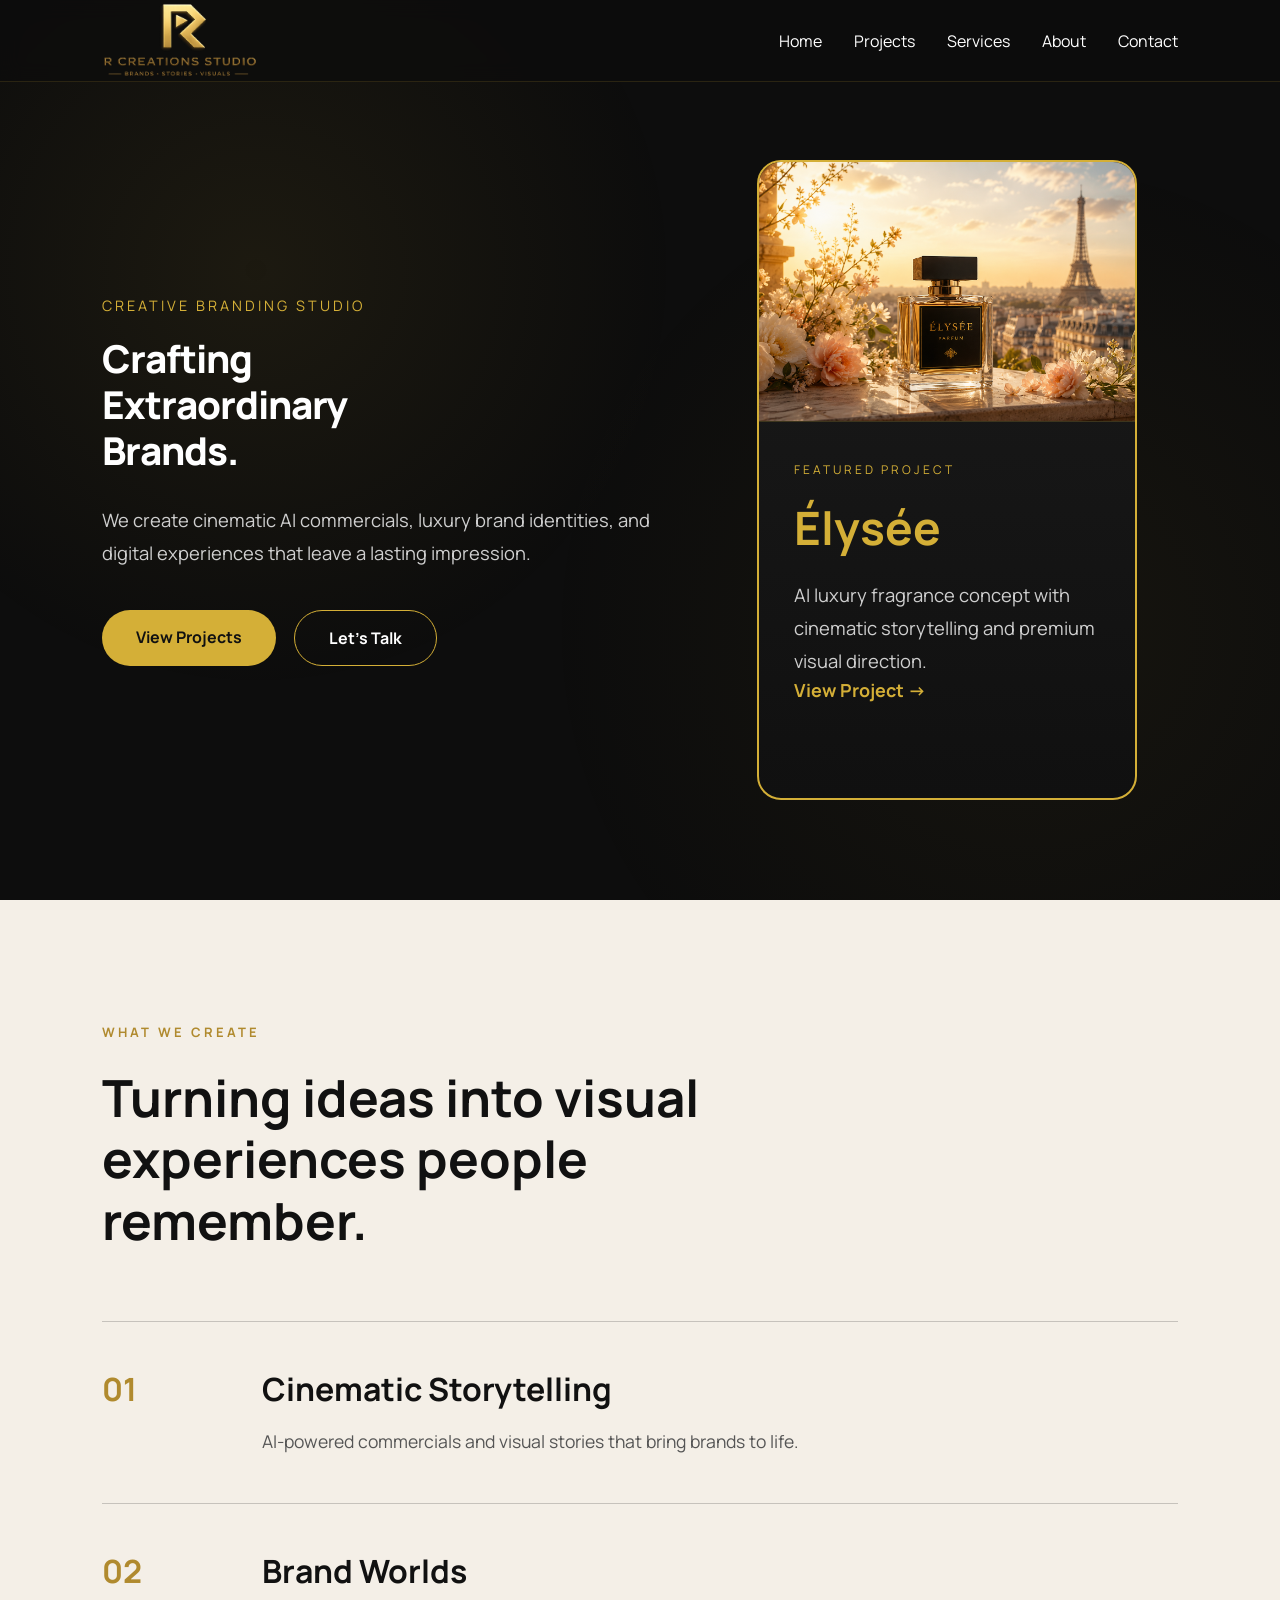
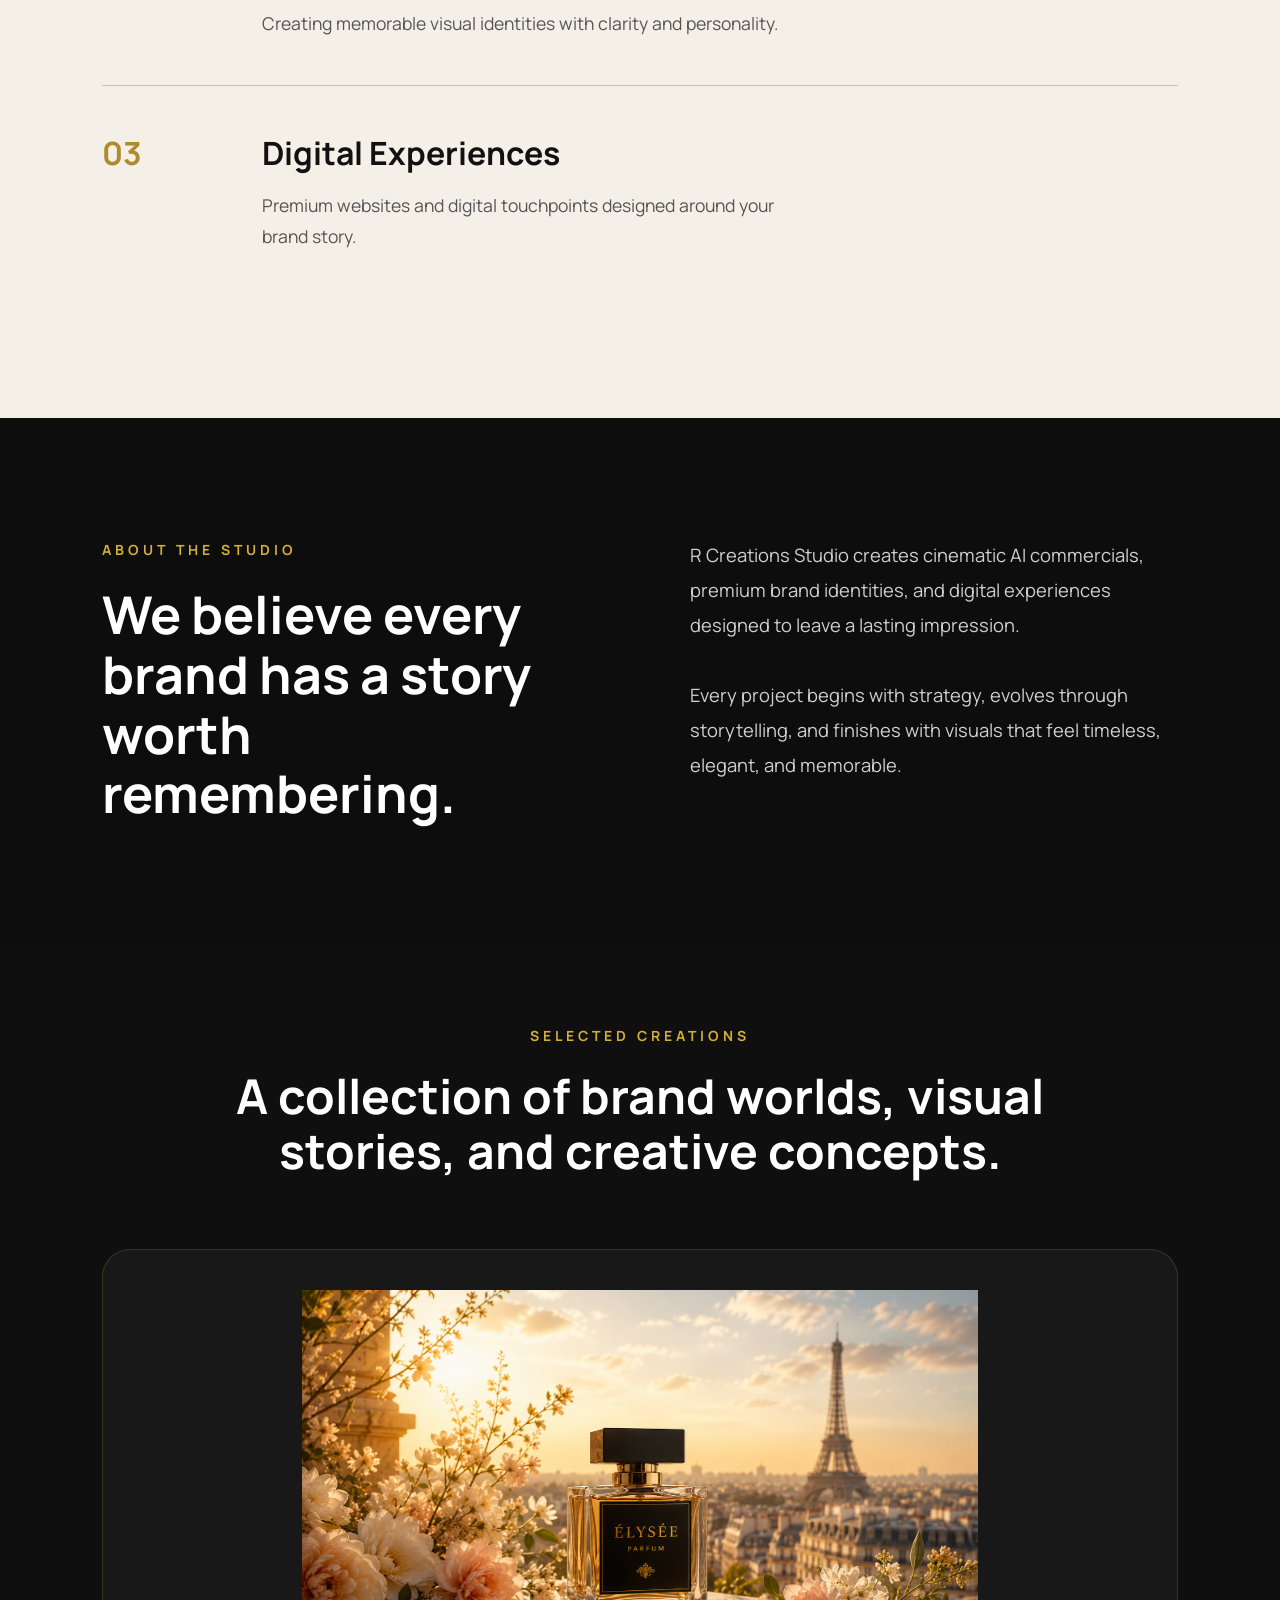
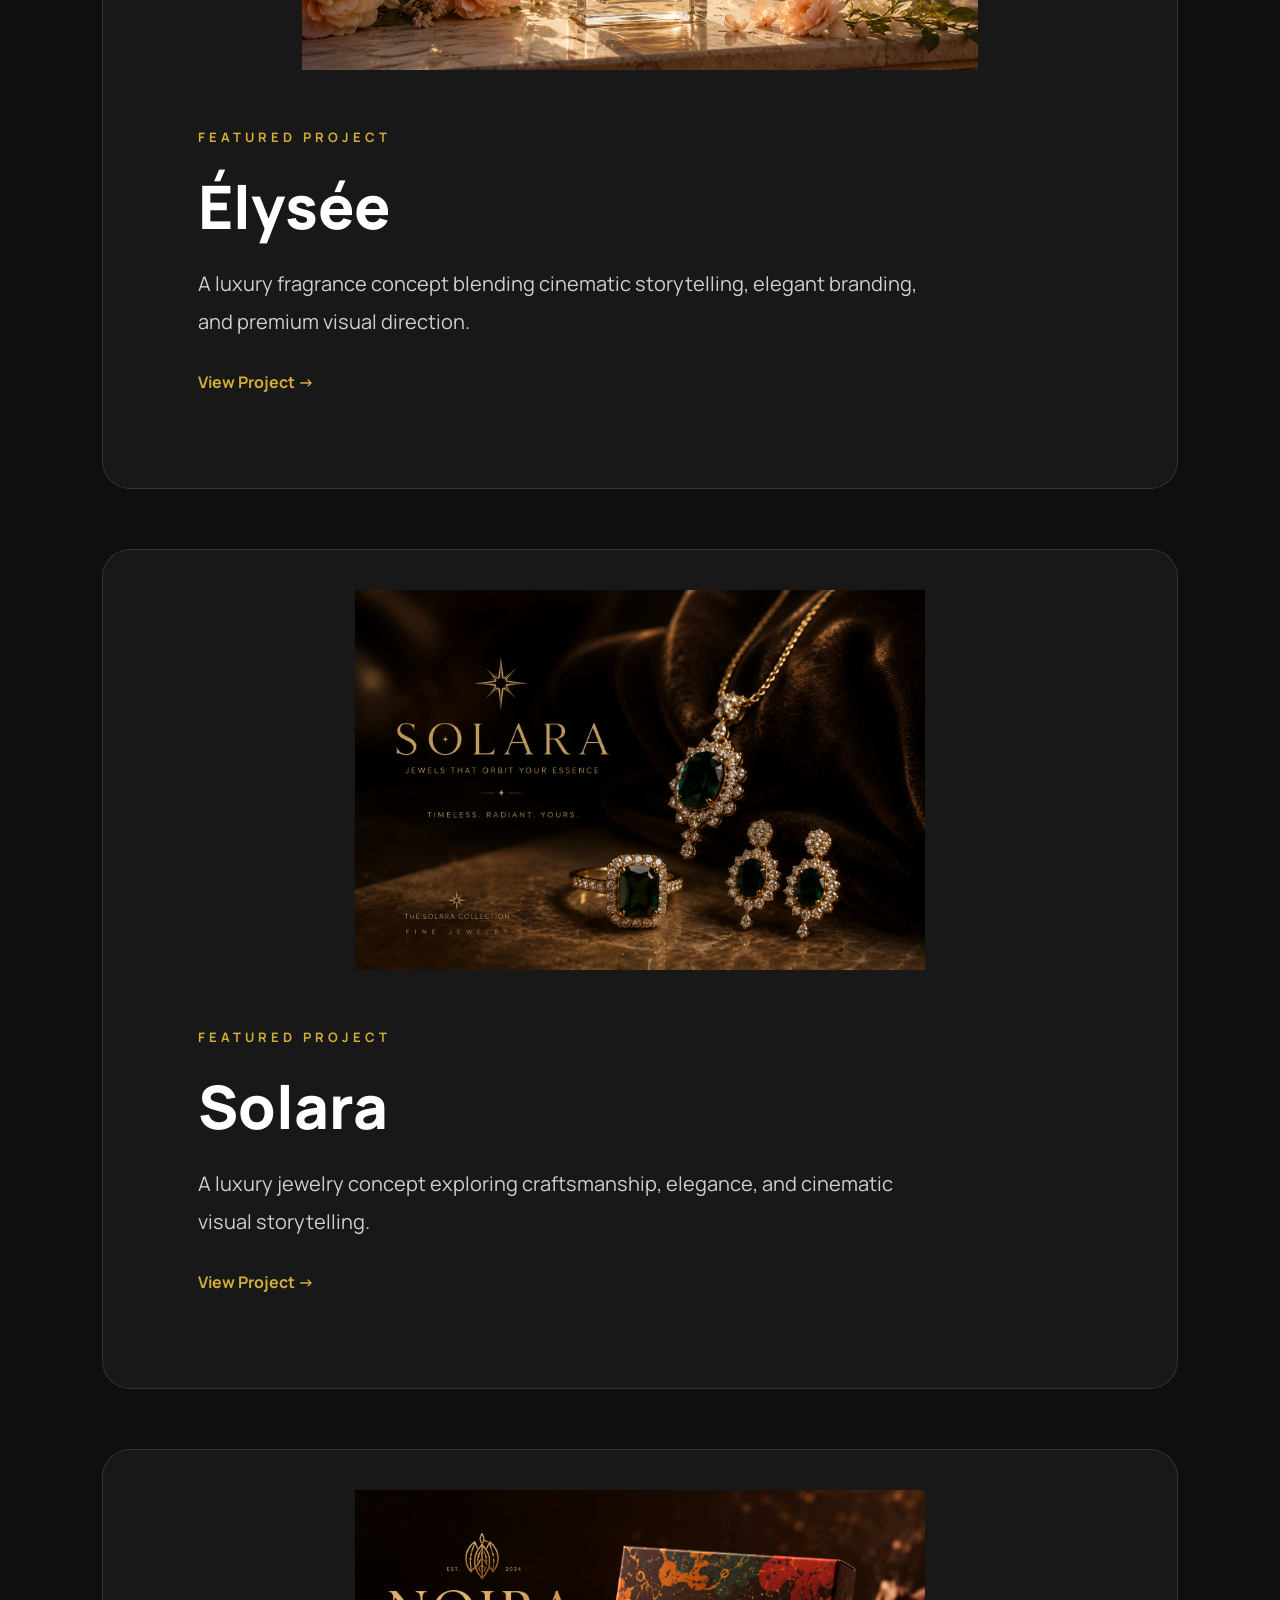
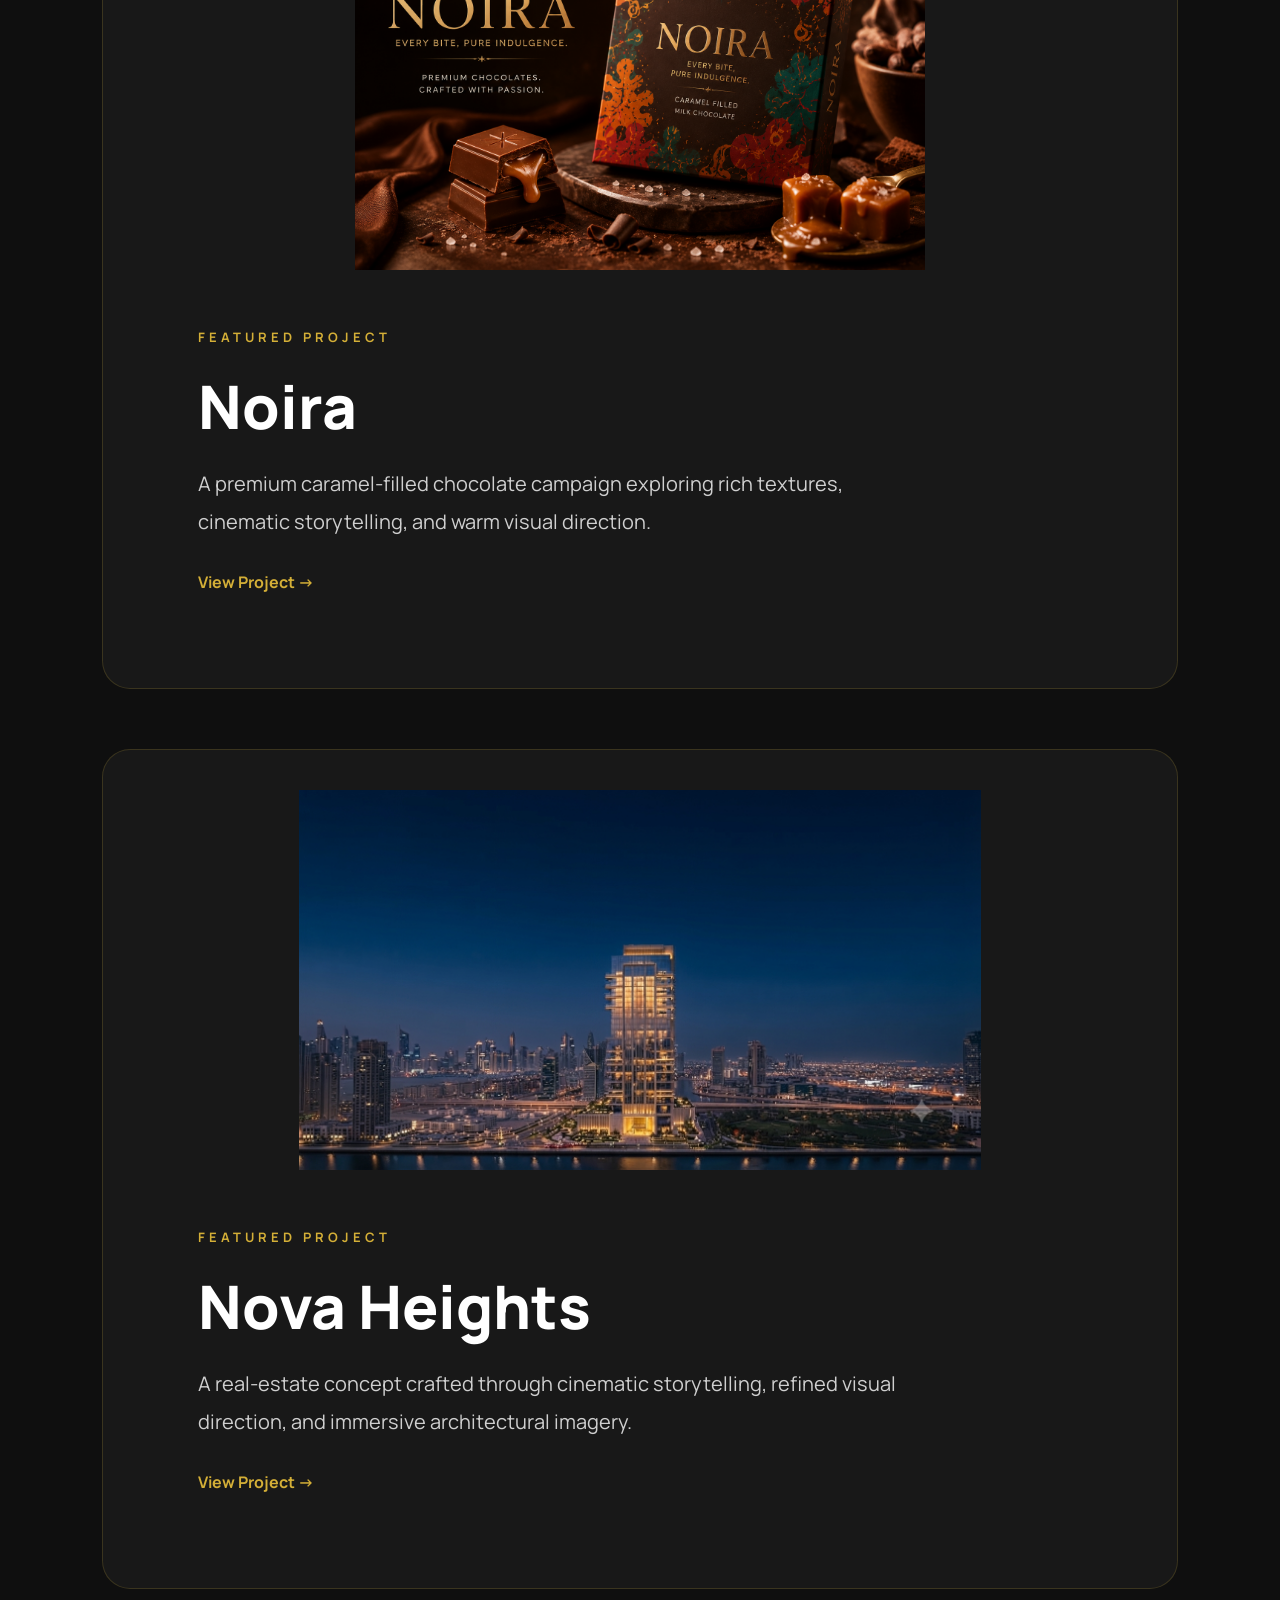
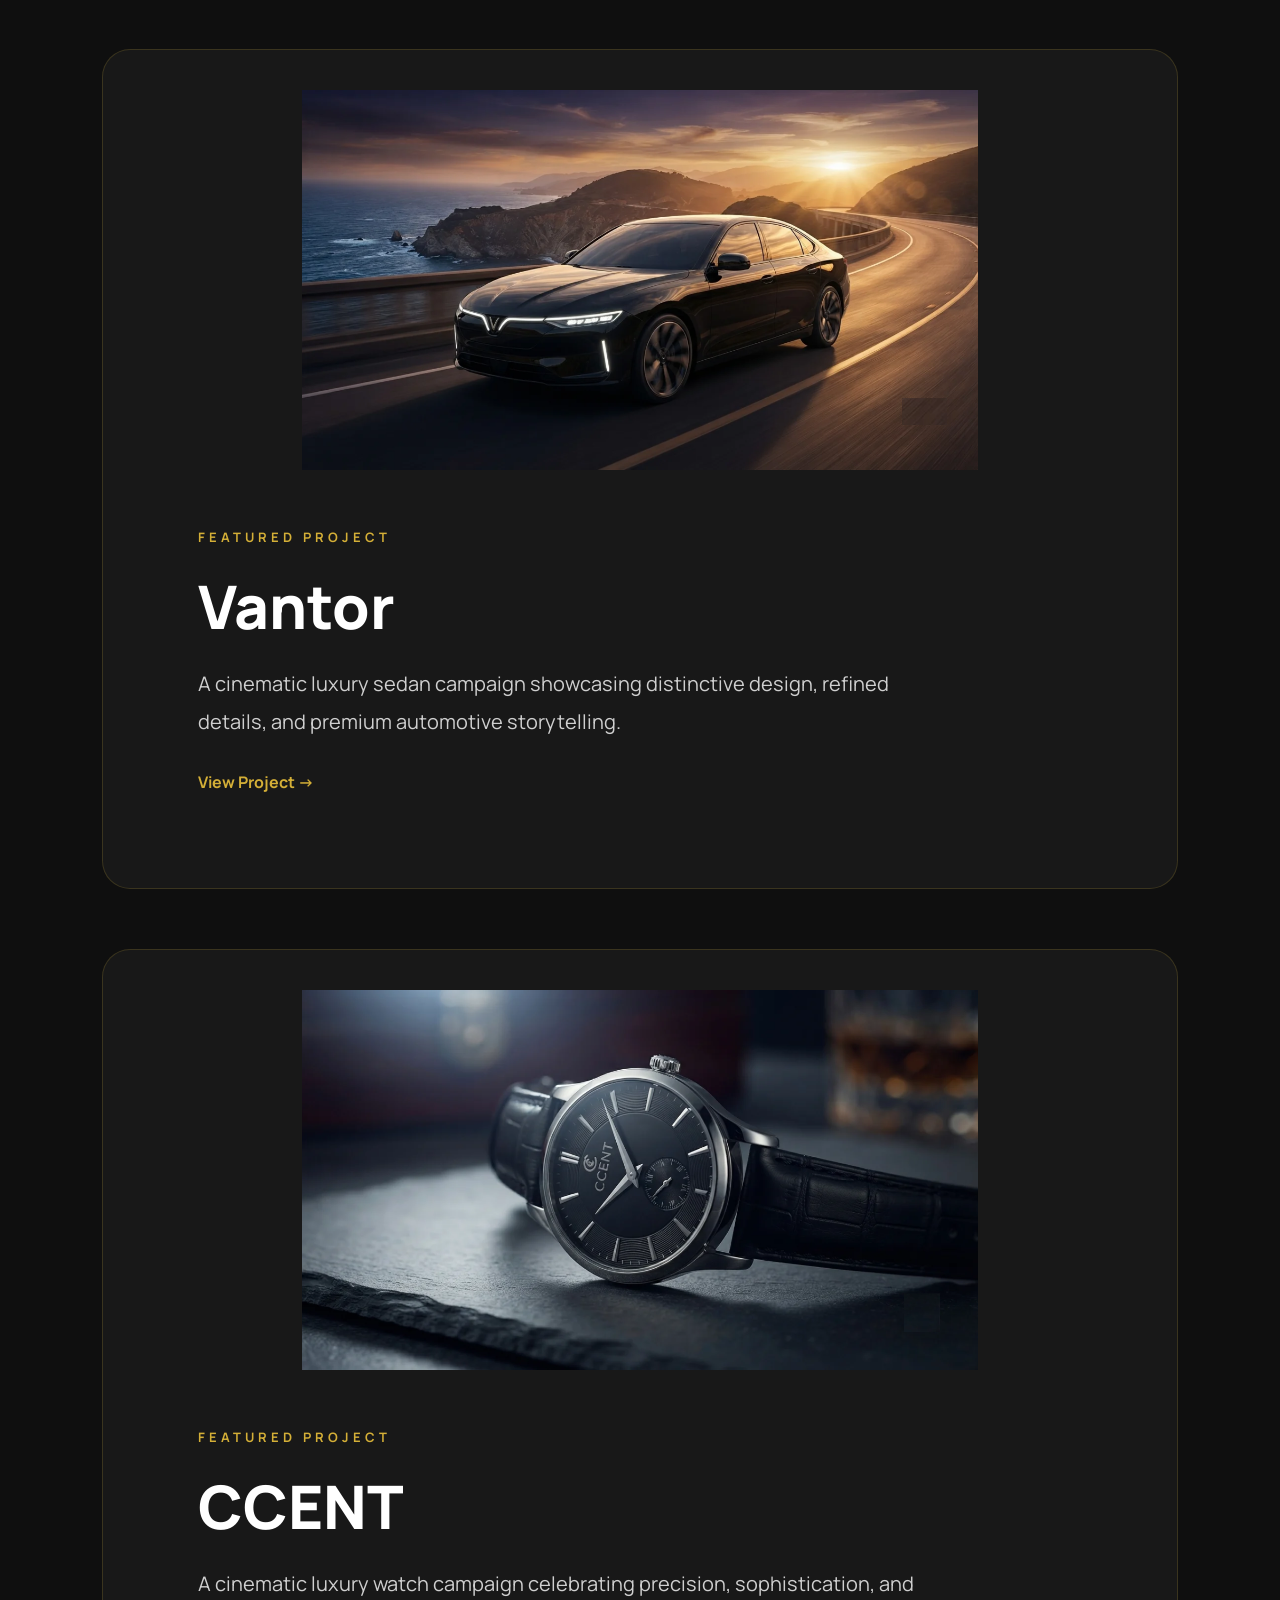
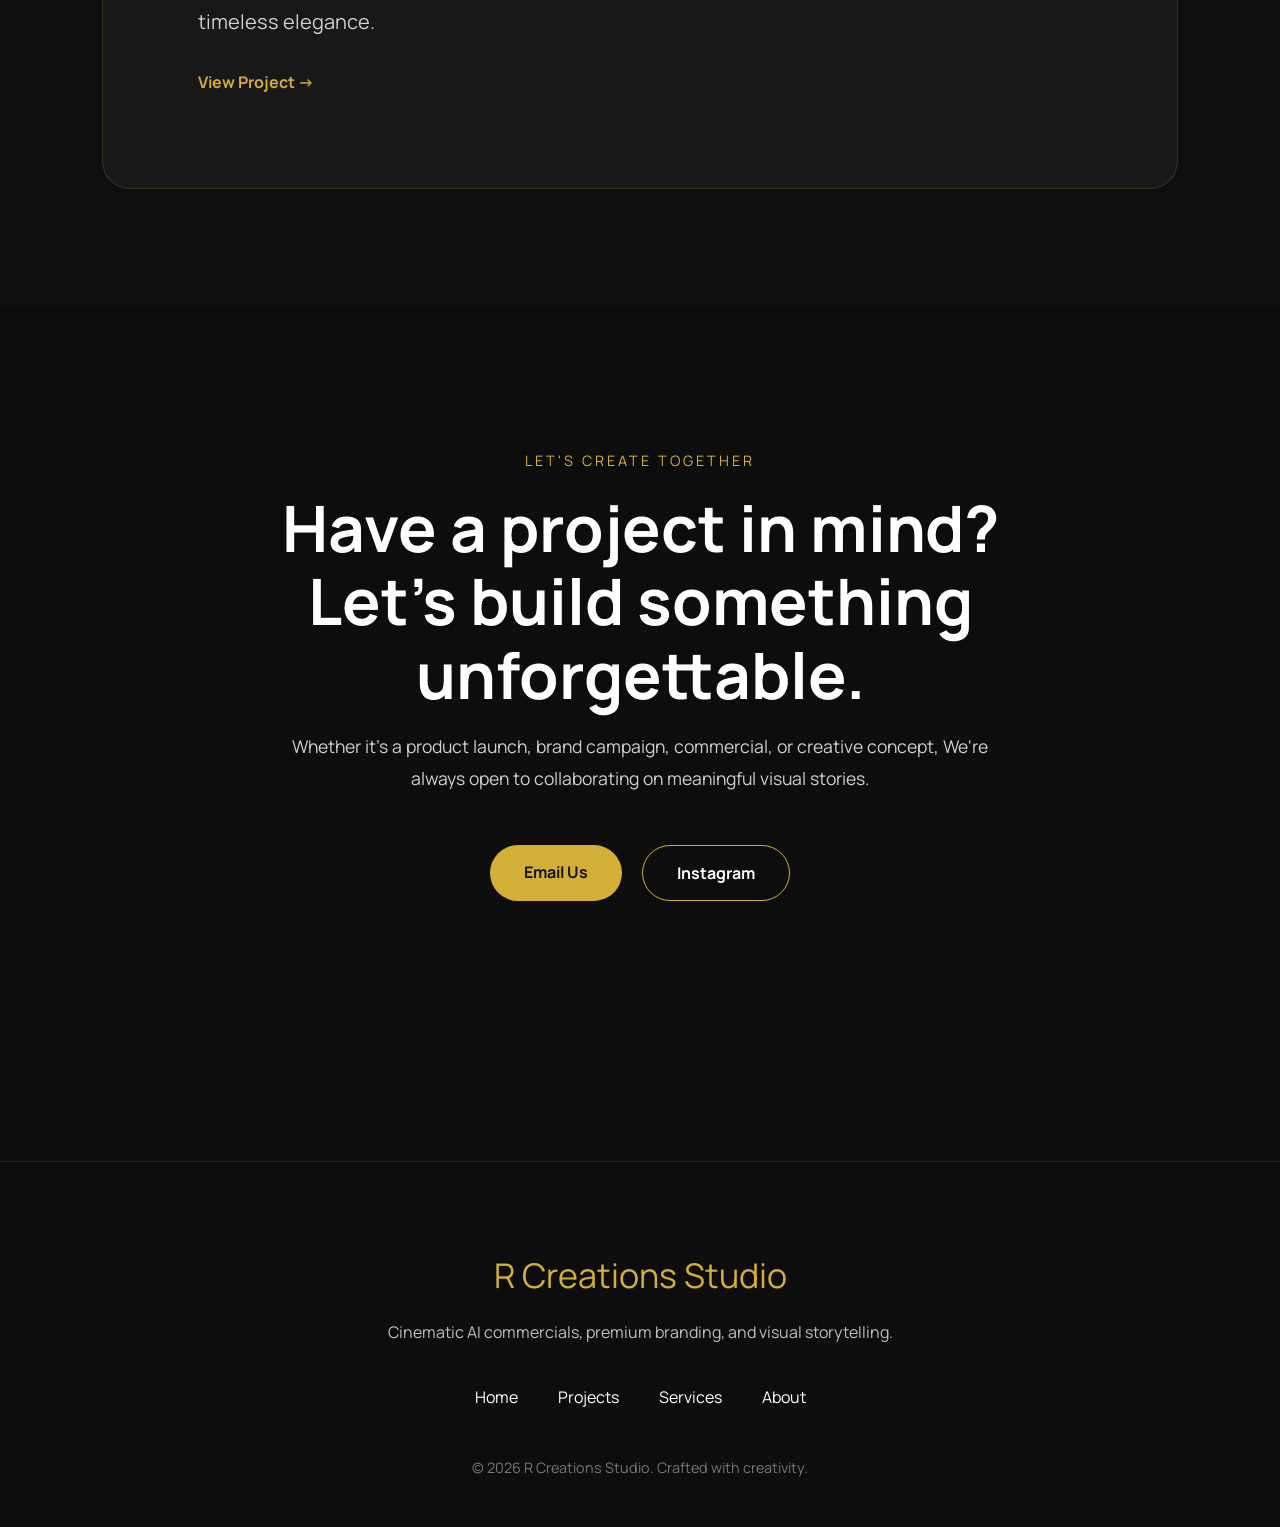
<file: index.html>
<!DOCTYPE html>
<html lang="en">

<head>

    
    <!-- Google tag (gtag.js) -->
<script async src="https://www.googletagmanager.com/gtag/js?id=G-0BP5FBV0ZF"></script>
<script>
  window.dataLayer = window.dataLayer || [];
  function gtag(){dataLayer.push(arguments);}
  gtag('js', new Date());

  gtag('config', 'G-0BP5FBV0ZF');
</script>

    <meta charset="UTF-8">
    <meta name="viewport" content="width=device-width, initial-scale=1.0">

    <title>R Creations Studio | Cinematic AI Commercials & Brand Experiences</title>
    <meta name="description" content="R Creations Studio creates cinematic AI commercials, memorable brand identities, and immersive digital experiences designed to leave a lasting impression.">

<meta name="author" content="R Creations Studio">

<meta name="robots" content="index, follow">

    <link rel="preconnect" href="https://fonts.googleapis.com">
    <link rel="preconnect" href="https://fonts.gstatic.com" crossorigin>

    <link href="https://fonts.googleapis.com/css2?family=Manrope:wght@300;400;500;600;700;800&display=swap" rel="stylesheet">

    <link rel="stylesheet" href="css/style.css">
</head>

<body>

   

    <!-- ========= NAVBAR ========= -->

    <header class="navbar">

        <div class="logo">
    <a href="index.html">
        <img src="images/logo/logo.png" alt="R Creations Studio">
    </a>
</div>
        <button class="menu-toggle" style="display: none;">
    ☰
</button>

        <nav>

            <ul class="nav-links">

                <li><a href="#home">Home</a></li>
<li><a href="#projects">Projects</a></li>
<li><a href="#services">Services</a></li>
<li><a href="#about">About</a></li>
<li><a href="#contact">Contact</a></li>

            </ul>

        </nav>

    </header>

    <!-- ========= HERO ========= -->

    <section id="home" class="hero">

        <div class="hero-text">

            <span class="small-title">
                Creative Branding Studio
            </span>

            <h1>
    Crafting<br>
    Extraordinary<br>
    Brands.
</h1>

            <p>

                We create cinematic AI commercials,
luxury brand identities, and digital
experiences that leave a lasting impression.

            </p>

            <div class="buttons">

                <a href="#projects" class="btn-primary">
                    View Projects
                </a>

                <a href="#contact" class="btn-secondary">
                    Let's Talk
                </a>

            </div>

        </div>

        <div class="hero-image">

    <div class="image-box">

    <div class="project-preview">

    <a id="featured-image-link" href="elysee.html">

        <img id="featured-image"
             src="images/elysee-paris.png"
             alt="Élysée">

    </a>

</div>

<div class="project-content">

    <span class="project-tag">
        Featured Project
    </span>

    <h2 id="featured-title">Élysée</h2>

    <p id="featured-description">
        AI luxury fragrance concept with cinematic storytelling and premium visual direction.
    </p>

    <a id="featured-link" class="project-link" href="elysee.html">
    View Project →
</a>
</div>

</div>

    </section>
<!-- ========= WHAT WE CREATE ========= -->

<section id="services" class="services">

    <div class="services-header">

        <span>
            What We Create
        </span>

        <h2>
            Turning ideas into
            visual experiences
            people remember.
        </h2>

    </div>


    <div class="services-list">


        <div class="service-item">

            <div class="service-number">
                01
            </div>

            <div>
                <h3>
                    Cinematic Storytelling
                </h3>

                <p>
                    AI-powered commercials and visual stories
                    that bring brands to life.
                </p>
            </div>

        </div>



        <div class="service-item">

            <div class="service-number">
                02
            </div>

            <div>
                <h3>
                    Brand Worlds
                </h3>

                <p>
                    Creating memorable visual identities
                    with clarity and personality.
                </p>
            </div>

        </div>



        <div class="service-item">

            <div class="service-number">
                03
            </div>

            <div>
                <h3>
                    Digital Experiences
                </h3>

                <p>
                    Premium websites and digital touchpoints
                    designed around your brand story.
                </p>
            </div>

        </div>


    </div>

</section>
<!-- ========= ABOUT STUDIO ========= -->

<section id="about" class="about">

    <div class="about-left">

        <span class="small-title">
            About The Studio
        </span>

        <h2>
            We believe every brand
            has a story worth remembering.
        </h2>

    </div>

    <div class="about-right">

        <p>
            R Creations Studio creates cinematic AI commercials,
            premium brand identities, and digital experiences
            designed to leave a lasting impression.
        </p>

        <p>
            Every project begins with strategy, evolves through
            storytelling, and finishes with visuals that feel
            timeless, elegant, and memorable.
        </p>

    </div>

</section>
<!-- ==========================================
     SELECTED CREATIONS
========================================== -->

<section id="projects" class="creations">
    <div class="creations-header">

        <span class="small-title">
            Selected Creations
        </span>

        <h2>
            A collection of brand worlds, visual stories, and creative concepts.
        </h2>

    </div>


    <div class="creation-showcase">


        <!-- ÉLYSÉE -->

        <a href="elysee.html" class="creation-card">

            <img
                src="images/elysee-paris.png"
                alt="Élysée"
            >

            <div class="creation-info">

                <span>Featured project</span>

                <h3>Élysée</h3>

                <p>
                    A luxury fragrance concept blending cinematic storytelling,
                    elegant branding, and premium visual direction.
                </p>

                <span class="creation-link">
                    View Project →
                </span>

            </div>

        </a>


        <!-- SOLARA -->

        <a href="solara.html" class="creation-card">

            <img
                src="images/solara/solara-aes.png"
                alt="Solara"
            >

            <div class="creation-info">

                <span>Featured project</span>

                <h3>Solara</h3>

                <p>
                    A luxury jewelry concept exploring craftsmanship,
                    elegance, and cinematic visual storytelling.
                </p>

                <span class="creation-link">
                    View Project →
                </span>

            </div>

        </a>


        <!-- NOIRA -->

        <a href="noira.html" class="creation-card">

            <img
                src="images/noira/noira-aes.png"
                alt="Noira"
            >

            <div class="creation-info">

                <span>Featured project</span>

                <h3>Noira</h3>

                <p>
                    A premium caramel-filled chocolate campaign exploring
                    rich textures, cinematic storytelling, and warm visual direction.
                </p>

                <span class="creation-link">
                    View Project →
                </span>

            </div>

        </a>




        <!-- NOVA HEIGHTS -->

        <a href="nova-heights.html" class="creation-card">

            <img
                src="images/nova-heights/hero.png"
                alt="Nova Heights"
            >

            <div class="creation-info">

                <span>Featured project</span>

                <h3>Nova Heights</h3>

                <p>
                    A real-estate concept crafted through cinematic storytelling,
                    refined visual direction, and immersive architectural imagery.
                </p>

                <span class="creation-link">
                    View Project →
                </span>

            </div>

        </a>

    <!-- VANTOR -->

    <a href="vantor.html" class="creation-card">

        <img
            src="images/vantor/hero.png"
            alt="Vantor"
        >

        <div class="creation-info">

            <span>Featured project</span>

            <h3>Vantor</h3>

            <p>
                A cinematic luxury sedan campaign showcasing
                distinctive design, refined details, and premium automotive storytelling.
            </p>

            <span class="creation-link">
                View Project →
            </span>

        </div>

    </a>

    <!-- CCENT -->

    <a href="ccent.html" class="creation-card">

        <img
            src="images/ccent/hero.png"
            alt="CCENT"
        >

        <div class="creation-info">

            <span>Featured project</span>

            <h3>CCENT</h3>

            <p>
                A cinematic luxury watch campaign celebrating
                precision, sophistication, and timeless elegance.
            </p>

            <span class="creation-link">
                View Project →
            </span>

        </div>

    </a>


    </div>

</section>

<!-- ========= CONTACT ========= -->

<section id="contact" class="contact">

    <span class="small-title">
        Let's Create Together
    </span>

    <h2>
        Have a project in mind?
        Let's build something unforgettable.
    </h2>

    <p>
        Whether it's a product launch, brand campaign, commercial, or creative concept,
        We're always open to collaborating on meaningful visual stories.
    </p>

    <div class="contact-buttons">

        <a href="https://mail.google.com/mail/?view=cm&fs=1&to=rimshaa.hussain@gmail.com"
   target="_blank"
   rel="noopener noreferrer"
   class="btn-primary">
    Email Us
</a>
        <a href="https://www.instagram.com/" target="_blank" class="btn-secondary">
            Instagram
        </a>

    </div>

</section>
<!-- ========= FOOTER ========= -->

<footer class="footer">

    <div class="footer-logo">
        R Creations Studio
    </div>

    <p>
        Cinematic AI commercials, premium branding, and visual storytelling.
    </p>

    <div class="footer-links">

        <a href="#home">Home</a>
        <a href="#projects">Projects</a>
        <a href="#services">Services</a>
        <a href="#about">About</a>

    </div>

    <div class="footer-bottom">

        © 2026 R Creations Studio.
        Crafted with creativity.

    </div>

</footer>

<!-- =========================================
     PAGE LOADER
========================================= -->

<div id="loader">

    <div class="loader-content">

    <img
        src="images/logo/logo.png"
        alt="R Creations Studio"
        class="loader-logo"
    >

    <p>Creating Timeless Experiences</p>

    <div class="loader-bar">
        <span></span>
    </div>

</div>
</div>


<script>

/* =========================================
   FEATURED PROJECT ROTATOR
========================================= */

const projects = [

{
title:"Élysée",
description:"AI luxury fragrance concept with cinematic storytelling and premium visual direction.",
image:"images/elysee-paris.png",
link:"elysee.html"
},

{
title:"Solara",
description:"Luxury jewelry concept crafted through cinematic storytelling and elegant visual direction.",
image:"images/solara/poster.png",
link:"solara.html"
},

{
title:"Noira",
description:"Premium caramel-filled chocolate campaign brought to life through cinematic storytelling and rich textures.",
image:"images/noira/poster.png",
link:"noira.html"
},

{
title:"Nova Heights",
description:"Real-estate concept crafted through cinematic storytelling, refined visual direction, and immersive architectural imagery.",
image:"images/nova-heights/hero.png",
link:"nova-heights.html"
},

{
title:"Vantor",
description:"A cinematic luxury sedan campaign featuring refined automotive design, dramatic visuals, and premium storytelling.",
image:"images/vantor/hero.png",
link:"vantor.html"
},

{
title:"CCENT",
description:"A cinematic luxury watch campaign celebrating precision, sophistication, and timeless style.",
image:"images/ccent/hero.png",
link:"ccent.html"
}

];


let current = 0;

const featuredImage = document.getElementById("featured-image");
const featuredImageLink = document.getElementById("featured-image-link");
const featuredTitle = document.getElementById("featured-title");
const featuredDescription = document.getElementById("featured-description");
const featuredLink = document.getElementById("featured-link");

function updateProject(){

    featuredImage.classList.add("fade-out");
    featuredTitle.classList.add("fade-out");
    featuredDescription.classList.add("fade-out");

    setTimeout(()=>{

        current = (current + 1) % projects.length;

        featuredImage.src = projects[current].image;
        featuredImage.alt = projects[current].title;

        featuredTitle.textContent = projects[current].title;
        featuredDescription.textContent = projects[current].description;
        featuredLink.href = projects[current].link;
        featuredImageLink.href = projects[current].link;

        featuredImage.classList.remove("fade-out");
        featuredTitle.classList.remove("fade-out");
        featuredDescription.classList.remove("fade-out");

    },600);

}

setInterval(updateProject,5000);


/* =========================================
   MOBILE NAVIGATION
========================================= */

const menuToggle = document.querySelector(".menu-toggle");
const navLinks = document.querySelector(".nav-links");

menuToggle.addEventListener("click", () => {
    navLinks.classList.toggle("active");
});

document.querySelectorAll(".nav-links a").forEach(link => {

    link.addEventListener("click", () => {

        navLinks.classList.remove("active");

    });

});


/* =========================================
   PAGE LOADER
========================================= */

window.addEventListener("load", () => {

    const loader = document.getElementById("loader");

    setTimeout(() => {

        loader.classList.add("hide");

    },1200);

});


/* =========================================
   SCROLL REVEAL ANIMATION
========================================= */

const reveals = document.querySelectorAll(".reveal");

function revealOnScroll(){

    reveals.forEach(section=>{

        const windowHeight = window.innerHeight;

        const sectionTop = section.getBoundingClientRect().top;

        if(sectionTop < windowHeight - 100){

            section.classList.add("active");

        }

    });

}

window.addEventListener("scroll", revealOnScroll);

revealOnScroll();


</script>

</body>

</html>
</file>
<file: css/style.css>
/* R Creations Studio - Version 1 */
html{
    scroll-behavior:smooth;
}
*{
  margin:0;
  padding:0;
  box-sizing:border-box;
}

html{scroll-behavior:smooth;}

body{
  font-family:'Manrope',sans-serif;
  background:#0d0d0d;
  color:#fff;
}

.navbar{
  position:fixed;
  top:0;
  left:0;
  width:100%;
  height:82px;

  display:flex;
  justify-content:space-between;
  align-items:center;

  padding:10px 8%;
  box-sizing:border-box;

  background:rgba(13,13,13,.88);
  backdrop-filter:blur(10px);
  border-bottom:1px solid rgba(212,175,55,.15);

  z-index:1000;
  overflow:visible;
}

.nav-links a{

    position:relative;
    transition:.3s;

}

.nav-links a::after{

    content:"";
    position:absolute;
    left:0;
    bottom:-6px;

    width:0;
    height:2px;

    background:#D4AF37;

    transition:.3s;

}

.nav-links a:hover{

    color:#D4AF37;

}

.nav-links a:hover::after{

    width:100%;

}

.logo{
  color:#D4AF37;
  font-size:2rem;
  font-weight:800;
}

.logo a{
  display:flex;
  align-items:center;
}

.logo img {
    height: 78px;
    width: auto;
    display: block;
}

.nav-links{
  list-style:none;
  display:flex;
  gap:2rem;
}

.nav-links a{
  color:#fff;
  text-decoration:none;
  transition:.3s;
}

.nav-links a:hover{color:#D4AF37;}

.hero{
  min-height:100vh;
  padding:120px 8% 60px;
  display:grid;
  grid-template-columns:1.2fr 1fr;
  align-items:center;
  gap:60px;
}

.small-title{
  color:#D4AF37;
  text-transform:uppercase;
  letter-spacing:3px;
  font-size:.9rem;
}

.hero h1{
    font-size:3.9rem;
    font-weight:800;
    line-height:1.15;
    margin:20px 0 30px;
    max-width:620px;
    letter-spacing:-1px;
}

.hero p{
  color:#cfcfcf;
  font-size:1.15rem;
  line-height:1.8;
  max-width:650px;
}

.buttons{
  display:flex;
  gap:18px;
  margin-top:40px;
}

.btn-primary,.btn-secondary{
  text-decoration:none;
  padding:16px 34px;
  border-radius:999px;
  font-weight:700;
  transition:.3s;
}

.btn-primary{
  background:#D4AF37;
  color:#111;
}

.btn-primary:hover{
  transform:translateY(-3px);
}

.btn-secondary{
  color:#fff;
  border:1px solid #D4AF37;
}

.btn-secondary:hover{
  background:#D4AF37;
  color:#111;
}

.hero-image{
  display:flex;
  justify-content:center;
}

.image-box{
    width:420px;
    background:linear-gradient(180deg,#1b1b1b,#101010);
    border:2px solid #D4AF37;
    border-radius:24px;
    overflow:hidden;
    display:flex;
    flex-direction:column;
}


@media(max-width:900px){

  .hero{
    grid-template-columns:1fr;
    text-align:center;
    padding-top:140px;
    padding-left:20px;
    padding-right:20px;
  }

  .hero p{
    margin:auto;
  }

  .buttons{
    justify-content:center;
    flex-wrap:wrap;
  }

  .nav-links{
    display:none;
  }

 /* DESKTOP: hide hamburger */
.menu-toggle {
    display: none !important;
    background: none;
    border: none;
    color: #D4AF37;
    font-size: 28px;
    cursor: pointer;
}

/* MOBILE: show hamburger */
@media (max-width: 768px) {
    .menu-toggle {
        display: block !important;
    }
}
.nav-links{

    display:none;

    flex-direction:column;

    position:absolute;

    top:80px;

    right:20px;

    background:#101010;

    border:1px solid rgba(212,175,55,.2);

    border-radius:16px;

    padding:20px;

    width:220px;

}

.nav-links.active{

    display:flex;

}
}

  .hero h1{
    font-size:2.4rem;
    line-height:1.2;
  }

  .image-box{
    width:100%;
    max-width:380px;
    height:420px;
  }

  .project-content{
    padding:25px;
  }

  .contact{
    padding:90px 20px;
  }

  .footer{
    padding:70px 20px 40px;
  }

  .footer-links{
    gap:20px;
  }


/* ===========================
   FEATURED PROJECT CARD
=========================== */

.project-tag{
    display:inline-block;
    color:#D4AF37;
    font-size:12px;
    letter-spacing:3px;
    text-transform:uppercase;
    margin-bottom:18px;
}

.image-box h2{
    font-size:46px;
    color:#D4AF37;
    margin-bottom:20px;
}

.image-box{
    width:420px;
    height:640px;

    background:linear-gradient(180deg,#1b1b1b,#101010);

    border:2px solid #D4AF37;
    border-radius:24px;

    overflow:hidden;

    display:flex;
    flex-direction:column;
}
/* ===========================
   PROJECT PREVIEW
=========================== */


.project-link{
    color:#D4AF37;
    text-decoration:none;
    font-weight:700;
    font-size:18px;
    transition:.3s;
}

.project-link:hover{
    letter-spacing:1px;
}
.project-preview{
    height:300px;
}

.project-preview span{
    color:#D4AF37;
    font-size:22px;
    font-weight:700;
    letter-spacing:1px;
}

.project-content{
    padding:35px;
}
.project-preview{
    height:260px;
    overflow:hidden;
    border-bottom:1px solid rgba(212,175,55,.2);
}

.project-preview img{
    width:100%;
    height:100%;
    object-fit:cover;
    display:block;
}
/* ===========================
   HERO CARD HOVER
=========================== */

.image-box{
    transition:all .45s ease;
}

.image-box:hover{
    transform:translateY(-8px);
    box-shadow:0 30px 70px rgba(0,0,0,.45);
    border-color:#e2bf52;
}

.project-preview{
    overflow:hidden;
}

.project-preview img{
    transition:transform .6s ease;
}

.image-box:hover .project-preview img{
    transform:scale(1.03);
}
/* ===========================
   WHAT WE CREATE SECTION
=========================== */

.services{
    background:#f4efe7;
    color:#111;
    padding:120px 8%;
}


.services-header{
    max-width:650px;
    margin-bottom:70px;
}


.services-header span{
    color:#b08a2e;
    text-transform:uppercase;
    letter-spacing:3px;
    font-size:13px;
    font-weight:700;
}


.services-header h2{
    font-size:3.2rem;
    line-height:1.2;
    margin-top:25px;
    font-weight:700;
}


.services-list{
    display:flex;
    flex-direction:column;
}


.service-item{
    display:grid;
    grid-template-columns:120px 1fr;
    gap:40px;

    padding:45px 0;

    border-top:1px solid rgba(17,17,17,.2);
}


.service-number{
    font-size:2rem;
    color:#b08a2e;
    font-weight:700;
}


.service-item h3{
    font-size:2rem;
    margin-bottom:15px;
}


.service-item p{
    color:#555;
    font-size:1.1rem;
    line-height:1.8;
    max-width:550px;
}


@media(max-width:900px){

    .services-header h2{
        font-size:3.2rem;
    }

    .service-item{
        grid-template-columns:1fr;
        gap:15px;
    }

}
/* ==========================================
   ABOUT STUDIO
========================================== */

.about{
    background:#0d0d0d;
    color:#fff;
    padding:120px 8%;
    display:grid;
    grid-template-columns:1fr 1fr;
    gap:100px;
    align-items:start;
}

.about-left .small-title{
    color:#D4AF37;
    text-transform:uppercase;
    letter-spacing:4px;
    font-size:14px;
    font-weight:700;
}

.about-left h2{
    font-size:52px;
    line-height:1.15;
    margin-top:25px;
    max-width:520px;
}

.about-right p{
    color:#cfcfcf;
    font-size:1.15rem;
    line-height:1.9;
    margin-bottom:35px;
    max-width:620px;
}

@media(max-width:900px){

    .about{
        grid-template-columns:1fr;
        gap:50px;
    }

    .about-left h2{
        font-size:38px;
    }

}


/* ==========================================
   SELECTED CREATIONS
========================================== */

.creations{

    background:#0f0f0f;

    color:#fff;

    padding:80px 8% 120px;

}


.creations-header{

    text-align:center;

    max-width:900px;

    margin:0 auto 70px;

}


.creations-header .small-title{

    color:#D4AF37;

    text-transform:uppercase;

    letter-spacing:4px;

    font-size:14px;

    font-weight:700;

}


.creations-header h2{

    font-size:48px;

    line-height:1.15;

    max-width:850px;

    margin:22px auto 0;

}


.creation-showcase{

    margin-top:70px;

    background:transparent;

    border:none;

    border-radius:0;

    overflow:visible;

    transition:none;

    padding:0;
}


/* ==========================================
   CLICKABLE PROJECT CARDS
========================================== */

.creation-card{

    position:relative;

    display:block;

    width:100%;

    background:#181818;

    border:1px solid rgba(212,175,55,.18);

    border-radius:28px;

    overflow:hidden;

    padding:40px;

    color:inherit;

    text-decoration:none;

    cursor:pointer;
}


.creation-card:hover{

    color:inherit;

    text-decoration:none;

}


.creation-card + .creation-card{

    margin-top:60px;

}


.creation-card:hover .creation-info h3{

    color:#D4AF37;

}


/* ==========================================
   PROJECT IMAGE
========================================== */

.creation-showcase img{

    width:100%;

    height:380px;

    object-fit:contain;

    display:block;

    transition:transform .6s ease;

}

.creation-image-link{

    display:block;

    width:100%;

    cursor:pointer;

}

.creation-image-link img{

    cursor:pointer;

}


.creation-card:hover img{

    transform:scale(1.03);

}


/* ==========================================
   PROJECT INFORMATION
========================================== */

.creation-info{

    padding:55px;

}


.creation-info > span:first-child{

    color:#D4AF37;

    text-transform:uppercase;

    letter-spacing:4px;

    font-size:13px;

    font-weight:700;

}


.creation-info h3{

    font-size:60px;

    margin:18px 0;

    font-weight:800;

    transition:color .3s ease;

}


.creation-info p{

    color:#cfcfcf;

    font-size:20px;

    line-height:1.9;

    max-width:720px;

}


/* ==========================================
   VIEW PROJECT
========================================== */

.creation-link{

    display:inline-block;

    margin-top:30px;

    color:#D4AF37;

    font-weight:700;

    transition:
        letter-spacing .3s ease,
        color .3s ease;

}


.creation-card:hover .creation-link{

    letter-spacing:1px;

}


/* ==========================================
   MOBILE
========================================== */

@media(max-width:768px){

    .creations{

        padding:70px 6% 90px;

    }


    .creations-header h2{

        font-size:34px;

    }


    .creation-showcase{

        padding:20px;

        border-radius:22px;

    }


    .creation-showcase img{

        height:240px;

    }


    .creation-info{

        padding:35px 20px;

    }


    .creation-info h3{

        font-size:42px;

    }


    .creation-info p{

        font-size:17px;

        line-height:1.7;

    }


    .creation-card + .creation-card{

        margin-top:40px;

    }

}

/* ==========================================
   Luxury Glow
========================================== */

.creation-card::before{

content:"";

position:absolute;

top:0;
left:-120%;

width:60%;
height:100%;

background:linear-gradient(
90deg,
transparent,
rgba(255,255,255,.06),
transparent
);

transition:1s;

pointer-events:none;

}

.creation-card:hover::before{

left:160%;

}

@media(max-width:900px){

    .creations{
        padding:70px 6% 90px;
    }

    .creations-header h2{
        font-size:38px;
    }

    .creation-info{
        padding:35px;
    }

    .creation-info h3{
        font-size:38px;
    }

}
/* ==========================================
   PROJECT HERO
========================================== */

.project-hero{

    position:relative;

    min-height:100vh;

    display:flex;
    justify-content:center;
    align-items:center;

    text-align:center;

    padding:120px 8%;

    background:center center/cover no-repeat;

    overflow:hidden;
}

.project-overlay{

    position:absolute;

    inset:0;

    background:
    linear-gradient(
        180deg,
        rgba(0,0,0,.35),
        rgba(0,0,0,.65)
    );

}

.project-hero-content{

    position:relative;

    z-index:2;

    max-width:820px;

}

.project-hero .small-title{

    color:#D4AF37;

    text-transform:uppercase;

    letter-spacing:4px;

    font-size:14px;

    font-weight:700;

}

.project-hero h1{


    font-size:90px;

    line-height:1;

    margin:28px 0;

    font-weight:800;

    letter-spacing:-3px;

    text-shadow: 0 8px 30px rgba(0,0,0,0.45);

}

.project-hero p{

    color:#ececec;

    font-size:22px;

    line-height:1.9;

    max-width:680px;

    margin:auto;

    text-shadow:0 6px 20px rgba(0,0,0,0.6);

}

.scroll-indicator{

    margin-top:70px;

    color:#D4AF37;

    letter-spacing:2px;

    font-size:15px;

    animation:float 2s ease-in-out infinite;

}

@keyframes float{

    0%{
        transform:translateY(0);
    }

    50%{
        transform:translateY(8px);
    }

    100%{
        transform:translateY(0);
    }

}

@media(max-width:900px){

    .project-hero h1{

        font-size:64px;

    }

    .project-hero p{

        font-size:18px;

    }

}
/* ==========================================
   PROJECT HERO IMAGE MOTION
========================================== */

.project-hero::before{

    content:"";

    position:absolute;

    inset:0;

    background:inherit;

    animation:heroZoom 18s ease infinite alternate;

    z-index:0;

}


.project-hero{
    isolation:isolate;
}


@keyframes heroZoom{

    from{
        transform:scale(1);
    }

    to{
        transform:scale(1.08);
    }

}
/* ==========================================
   PROJECT STORY
========================================== */

.project-story{

    background:#0d0d0d;

    padding:140px 8%;

    color:#fff;

}


.story-inner{

    max-width:900px;

    margin:auto;

}


.story-inner .small-title{

    color:#D4AF37;

}


.story-inner h2{

    font-size:64px;

    line-height:1.15;

    margin:30px 0;

    font-weight:800;

    letter-spacing:-2px;

}


.story-inner p{

    color:#cfcfcf;

    font-size:22px;

    line-height:1.9;

    max-width:620px;

}


@media(max-width:900px){

    .story-inner h2{

        font-size:40px;

    }


    .story-inner p{

        font-size:18px;

    }

}
/* ==========================================
   PROJECT FILM
========================================== */

.project-film{

    background:#0d0d0d;
    padding:140px 8%;
    color:#fff;

}


.film-header{

    text-align:center;
    max-width:900px;
    margin:0 auto 70px;

}


.film-header h2{

    font-size:64px;
    line-height:1.15;
    margin-top:25px;

}


.film-wrapper video{

    width:100%;
    display:block;
    border-radius:28px;

}
/* ==========================================
   PROJECT FILM SECTION
========================================== */

.project-film{

    background:#0d0d0d;

    padding:140px 8%;

    color:#fff;

}


.film-header{

    max-width:900px;

    margin:0 auto 70px;

    text-align:center;

}


.film-header .small-title{

    color:#D4AF37;

    text-transform:uppercase;

    letter-spacing:4px;

    font-size:14px;

    font-weight:700;

}


.film-header h2{

    font-size:64px;

    line-height:1.15;

    margin-top:25px;

    font-weight:800;

    letter-spacing:-2px;

}


.film-wrapper{

    max-width:1200px;

    margin:auto;

    overflow:hidden;

    border-radius:30px;

    border:1px solid rgba(212,175,55,.25);

    box-shadow:0 30px 80px rgba(0,0,0,.45);

}


.film-wrapper video{

    width:100%;

    display:block;

}


@media(max-width:900px){

    .project-film{

        padding:90px 6%;

    }


    .film-header h2{

        font-size:40px;

    }

}
/* ==========================================
   CREATIVE DIRECTION
========================================== */


.creative-direction{

    background:#111;

    color:#fff;

    padding:140px 8%;

}



.creative-header{

    max-width:900px;

    margin:0 auto 80px;

    text-align:center;

}



.creative-header .small-title{

    color:#D4AF37;

    text-transform:uppercase;

    letter-spacing:4px;

    font-size:14px;

    font-weight:700;

}



.creative-header h2{

    font-size:64px;

    line-height:1.15;

    margin-top:25px;

    font-weight:800;

    letter-spacing:-2px;

}



.creative-grid{

    max-width:1200px;

    margin:auto;

    display:grid;

    grid-template-columns:repeat(3,1fr);

    gap:40px;

}



.creative-item{

    padding:40px;

    background:#181818;

    border:1px solid rgba(212,175,55,.15);

    border-radius:24px;

}



.creative-item h3{

    color:#D4AF37;

    font-size:28px;

    margin-bottom:20px;

}



.creative-item p{

    color:#cfcfcf;

    font-size:17px;

    line-height:1.8;

}



@media(max-width:900px){


    .creative-header h2{

        font-size:40px;

    }


    .creative-grid{

        grid-template-columns:1fr;

    }


    .creative-item{

        padding:30px;

    }

}
/* ==========================================
   VISUAL COLLECTION CAROUSEL
========================================== */

.visual-gallery{

    padding:110px 8%;
    background:#0f0f0f;

}


.gallery-header{

    text-align:center;
    margin-bottom:60px;

}


.gallery-header span{

    color:#fff;
    font-size:38px;
    font-weight:700;
    letter-spacing:2px;

}


.gallery-track{

    display:flex;
    gap:28px;

    overflow-x:auto;
    overflow-y:hidden;

    scroll-snap-type:x mandatory;

    padding:10px 5px 35px;

    scrollbar-width:none;

    scroll-behavior:smooth;

    align-items:center;

}


.gallery-track::-webkit-scrollbar{

    display:none;

}


.gallery-card{

    flex:0 0 300px;

    height:190px;

    border-radius:20px;

    overflow:hidden;

    scroll-snap-align:center;

    transform:scale(.90);

    opacity:.70;

    transition:
        transform .45s ease,
        opacity .45s ease,
        box-shadow .45s ease,
        border-color .45s ease;

    border:1px solid rgba(212,175,55,.18);

    cursor:pointer;

    position:relative;

}


.gallery-card.active{

    transform:scale(1.05);

    opacity:1;

    border-color:#D4AF37;

    box-shadow:0 20px 40px rgba(0,0,0,.45);

    z-index:2;

}


.gallery-card img{

    width:100%;

    height:100%;

    object-fit:cover;

    display:block;

    transition:transform .5s ease;

}


.gallery-card:hover img{

    transform:scale(1.06);

}


/* ==========================================
   VISUAL COLLECTION LIGHTBOX
========================================== */

.image-lightbox{

    position:fixed;

    inset:0;

    width:100%;
    height:100%;

    background:rgba(0,0,0,.92);

    display:flex;

    align-items:center;
    justify-content:center;

    padding:40px;

    box-sizing:border-box;

    opacity:0;

    visibility:hidden;

    pointer-events:none;

    transition:
        opacity .35s ease,
        visibility .35s ease;

    z-index:99999;

}


.image-lightbox.open{

    opacity:1;

    visibility:visible;

    pointer-events:auto;

}


.image-lightbox img{

    max-width:90vw;

    max-height:88vh;

    width:auto;

    height:auto;

    object-fit:contain;

    border-radius:10px;

    box-shadow:
        0 30px 80px rgba(0,0,0,.65);

}


.lightbox-close{

    position:absolute;

    top:25px;

    right:35px;

    background:none;

    border:none;

    color:#fff;

    font-size:42px;

    line-height:1;

    cursor:pointer;

    z-index:2;

    transition:
        color .25s ease,
        transform .25s ease;

}


.lightbox-close:hover{

    color:#D4AF37;

    transform:scale(1.1);

}


/* ==========================================
   MOBILE
========================================== */

@media(max-width:768px){

    .gallery-card{

        flex:0 0 240px;

        height:160px;

    }


    .gallery-header span{

        font-size:30px;

    }


    .image-lightbox{

        padding:20px;

    }


    .image-lightbox img{

        max-width:94vw;

        max-height:82vh;

    }


    .lightbox-close{

        top:15px;

        right:20px;

        font-size:36px;

    }

}
/* ==========================================
   FINAL CTA
========================================== */

.project-cta{

    background:#111;

    color:#fff;

    padding:140px 8%;

    text-align:center;

}

.cta-content{

    max-width:800px;

    margin:auto;

}

.cta-content h2{

    font-size:60px;

    line-height:1.15;

    margin:25px 0;

    font-weight:800;

    letter-spacing:-2px;

}

.cta-content p{

    color:#cfcfcf;

    font-size:20px;

    line-height:1.8;

    max-width:650px;

    margin:0 auto 45px;

}

@media(max-width:900px){

    .project-cta{

        padding:90px 6%;

    }

    .cta-content h2{

        font-size:40px;

    }

    .cta-content p{

        font-size:18px;

    }

}
.noira-film .film-wrapper{

    max-width:420px;

    margin:0 auto;

}

.noira-film video{

    width:100%;

    display:block;

    border-radius:16px;

}
/* ===========================
   FEATURED PROJECT FADE
=========================== */

.project-preview img{

    transition:opacity .6s ease;

}

.project-content h2,
.project-content p{

    transition:opacity .6s ease;

}

.fade-out{

    opacity:0;

}
/* ===========================
   CONTACT
=========================== */

.contact{

    padding:140px 10%;
    text-align:center;

}

.contact h2{

    max-width:800px;
    margin:20px auto;
    font-size:clamp(2.5rem,5vw,4rem);
    line-height:1.15;

}

.contact p{

    max-width:700px;
    margin:0 auto 50px;
    color:#cfcfcf;
    font-size:1.1rem;
    line-height:1.8;

}

.contact-buttons{

    display:flex;
    justify-content:center;
    gap:20px;
    flex-wrap:wrap;

}
/* ===========================
   FOOTER
=========================== */

.footer{

    padding:90px 10% 50px;

    text-align:center;

    border-top:1px solid rgba(212,175,55,.15);

    margin-top:120px;

}

.footer-logo{

    font-size:34px;

    color:#D4AF37;

    margin-bottom:20px;

}

.footer p{

    color:#bfbfbf;

    max-width:600px;

    margin:0 auto 40px;

    line-height:1.8;

}

.footer-links{

    display:flex;

    justify-content:center;

    gap:40px;

    flex-wrap:wrap;

    margin-bottom:50px;

}

.footer-links a{

    color:#fff;

    text-decoration:none;

    transition:.3s;

}

.footer-links a:hover{

    color:#D4AF37;

}

.footer-bottom{

    color:#777;

    font-size:.9rem;

}
/* ===========================
   CINEMATIC BACKGROUND
=========================== */

body{

    position:relative;
    overflow-x:hidden;

}

body::before{

    content:"";

    position:fixed;

    inset:0;

    pointer-events:none;

    background:
    radial-gradient(circle at 20% 30%, rgba(212,175,55,.08), transparent 35%),
    radial-gradient(circle at 80% 70%, rgba(212,175,55,.05), transparent 40%);

    animation:ambientGlow 18s ease-in-out infinite alternate;

    z-index:-1;

}

@keyframes ambientGlow{

    0%{

        transform:translate(-2%, -2%) scale(1);

    }

    100%{

        transform:translate(2%,2%) scale(1.08);

    }

}

@media (max-width:900px){

    .creation-showcase{
        padding:20px;
    }

    .creation-showcase img{
        height:250px;
    }

}

/* ==========================================================
                    MOBILE RESPONSIVE
========================================================== */

@media (max-width:900px){

    /* ========= PROJECT SHOWCASE ========= */

    .creation-showcase{
        padding:20px;
    }

    .creation-showcase img{
        height:250px;
    }

}

/* ============================= */
/* HERO ENTRANCE ANIMATIONS */
/* ============================= */

@keyframes fadeUp{
    from{
        opacity:0;
        transform:translateY(30px);
    }

    to{
        opacity:1;
        transform:translateY(0);
    }
}

.hero .small-title{
    opacity:0;
    animation:fadeUp .8s ease forwards;
}

.hero h1{
    opacity:0;
    animation:fadeUp .8s ease forwards;
    animation-delay:.15s;
}

.hero p{
    opacity:0;
    animation:fadeUp .8s ease forwards;
    animation-delay:.3s;
}

.hero-buttons{
    opacity:0;
    animation:fadeUp .8s ease forwards;
    animation-delay:.45s;
}

/* =========================================
   PAGE LOADER
========================================= */

#loader{

    position:fixed;

    inset:0;

    background:#0B0B0B;

    display:flex;

    justify-content:center;

    align-items:center;

    z-index:99999;

    transition:
        opacity .8s ease,
        visibility .8s ease;

}


.loader-content{

    text-align:center;

}


.loader-content img{

    width:220px;

    max-width:75vw;

    height:auto;

    display:block;

    margin:0 auto 28px;

}


.loader-content p{

    color:#CFCFCF;

    font-size:14px;

    letter-spacing:4px;

    text-transform:uppercase;

    margin-bottom:35px;

    font-family:inherit;

}


.loader-bar{

    width:180px;

    height:2px;

    background:rgba(255,255,255,.08);

    margin:auto;

    overflow:hidden;

    border-radius:50px;

}


.loader-bar span{

    display:block;

    height:100%;

    width:0;

    background:#D4AF37;

    animation:loaderBar 1.6s ease forwards;

}


@keyframes loaderBar{

    from{

        width:0;

    }

    to{

        width:100%;

    }

}


#loader.hide{

    opacity:0;

    visibility:hidden;

}


/* =========================================
   MOBILE LOADER
========================================= */

@media(max-width:768px){

    .loader-content img{

        width:180px;

    }

}

/* =========================================
   CINEMATIC SCROLL REVEAL
   Smooth entrance animation for sections
========================================= */

.reveal{

    opacity:0;
    transform:translateY(80px);
    filter:blur(8px);

    transition:
    opacity 1.2s ease,
    transform 1.2s cubic-bezier(.22,1,.36,1),
    filter 1.2s ease;

}


.reveal.active{

    opacity:1;
    transform:translateY(0);
    filter:blur(0);

}
/* ==========================================
   MORE PROJECTS
========================================== */

.more-projects{

    padding:110px 8%;
    background:#0f0f0f;

}

.curve-line{

    width:80%;
    height:35px;

    margin:0 auto 45px;

    border-top:1px solid rgba(212,175,55,.45);

    border-radius:100%;

}

.more-projects h2{

    text-align:center;

    color:#fff;

    font-size:36px;

    font-weight:700;

    margin-bottom:55px;

}

.more-grid{

    display:flex;

    justify-content:center;

    gap:35px;

    flex-wrap:wrap;

}

.more-card{

    width:230px;

    display:flex;
    flex-direction:column;
    align-items:center;

    text-decoration:none;

    transition:.45s ease;

}

.more-card img{

    width:100%;

    height:330px;

    object-fit:cover;

    border-radius:18px;

    border:1px solid rgba(212,175,55,.18);

    transition:.45s ease;

}

.more-card h3{

    width:100%;

    text-align:center;

    color:#fff;

    margin-top:18px;

    font-size:22px;

    font-weight:600;

    transition:.35s ease;

}

.more-card:hover{

    transform:translateY(-8px);

}

.more-card:hover img{

    transform:scale(1.04);

    border-color:#D4AF37;

    box-shadow:0 20px 50px rgba(0,0,0,.45);

}

.more-card:hover h3{

    color:#D4AF37;

}

@media(max-width:768px){

    .more-grid{

        gap:25px;

    }

    .more-card{

        width:170px;

    }

    .more-card img{

        height:250px;

    }

    .more-projects h2{

        font-size:30px;

    }

}
@media (max-width: 768px) {
    .menu-toggle {
        display: block !important;
    }
}


/* CCENT visual collection */
.ccent-gallery .gallery-card {
    height: auto;
    aspect-ratio: 9 / 16;
    overflow: hidden;
}

.ccent-gallery .gallery-card img {
    width: 100%;
    height: 100%;
    object-fit: contain;
    display: block;
}


/* CCENT video sizing only */
.ccent-film-wrapper {
    max-width: 420px;
    width: 100%;
    margin-left: auto;
    margin-right: auto;
}

.ccent-film-wrapper video {
    width: 100%;
    height: auto;
    display: block;
    border-radius: 28px;
}

/* VANTOR visual collection — prevent image cropping */
.vantor-gallery .gallery-card {
    height: auto;
    aspect-ratio: 9 / 16;
    overflow: hidden;
}

.vantor-gallery .gallery-card img {
    width: 100%;
    height: 100%;
    object-fit: contain;
    display: block;
}
/* NOIRA visual collection — prevent image cropping */
.noira-gallery .gallery-card {
    height: auto;
    aspect-ratio: 9 / 16;
    overflow: hidden;
}

.noira-gallery .gallery-card img {
    width: 100%;
    height: 100%;
    object-fit: contain;
    display: block;
}
/* SOLARA visual collection — prevent image cropping */
.solara-gallery .gallery-card {
height: auto;
aspect-ratio: 9 / 16;
overflow: hidden;
}

.solara-gallery .gallery-card img {
width: 100%;
height: 100%;
object-fit: contain;
display: block;
}
</file>
